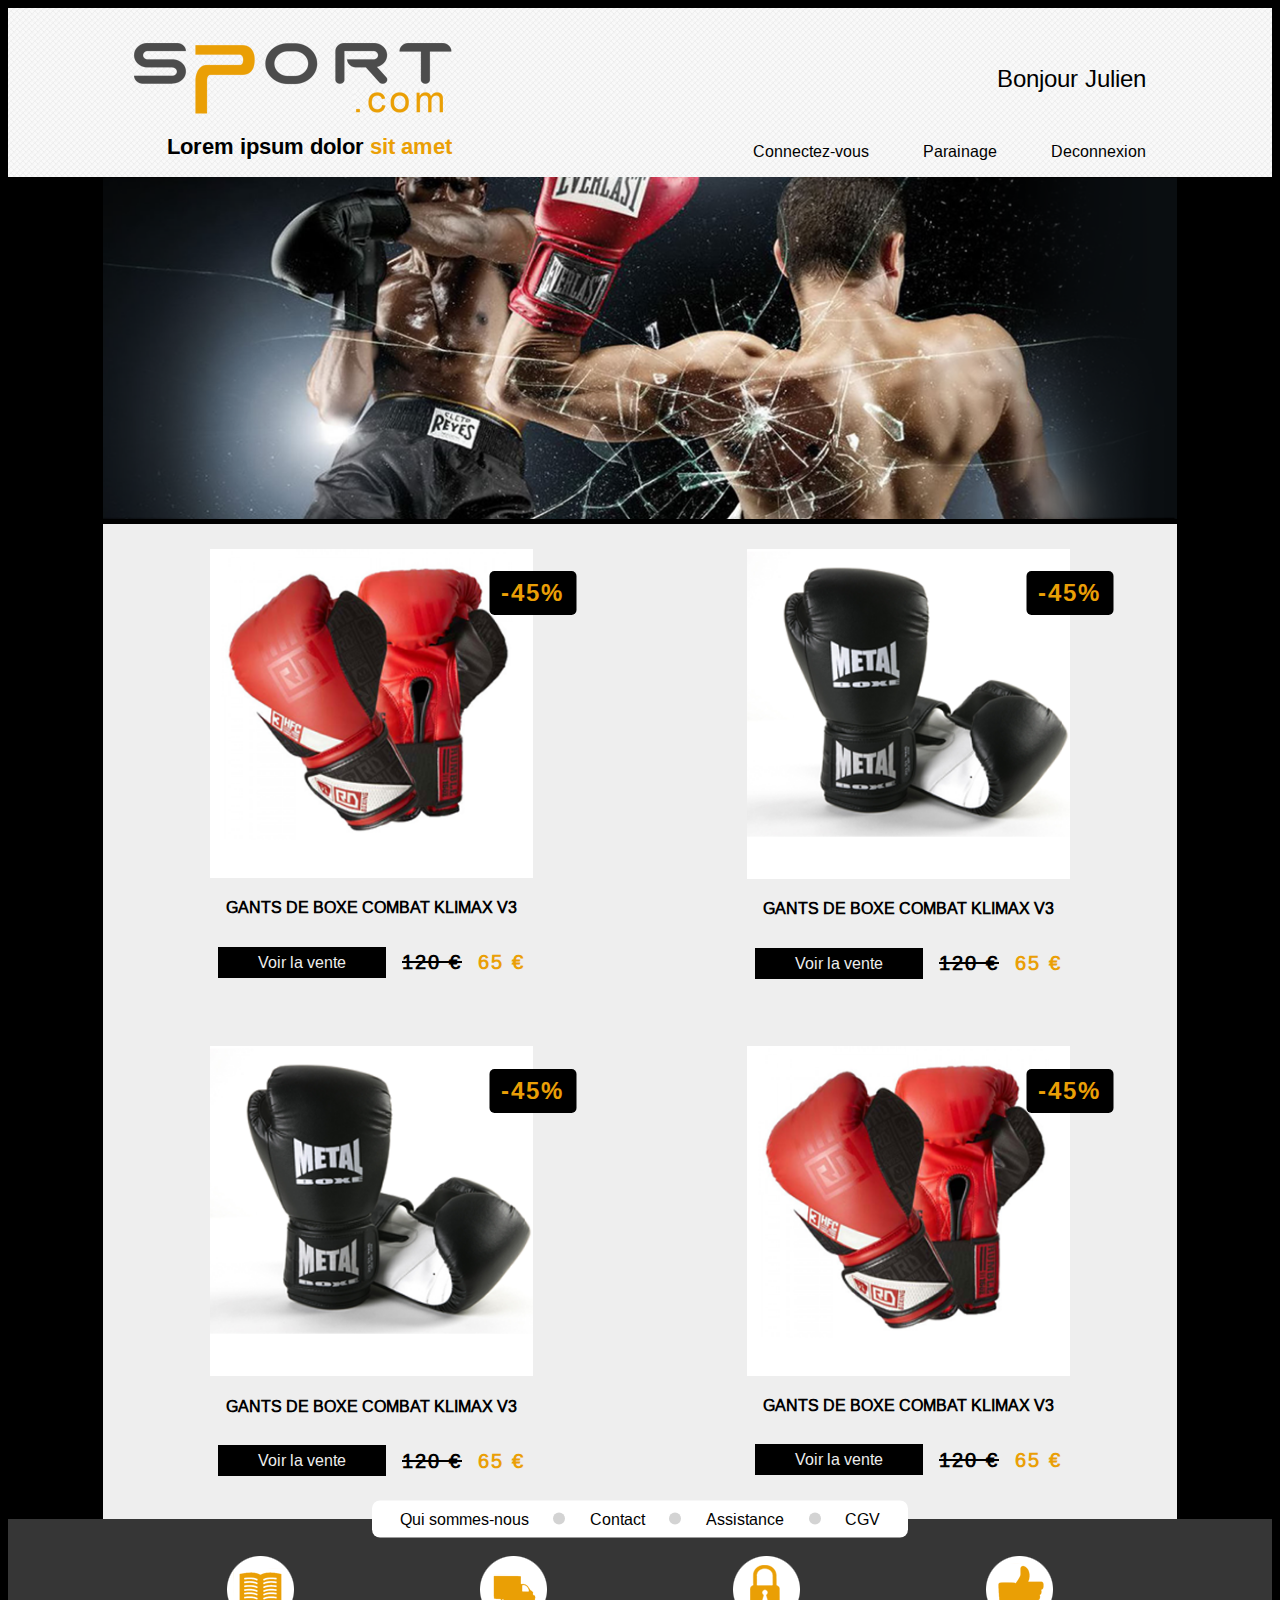
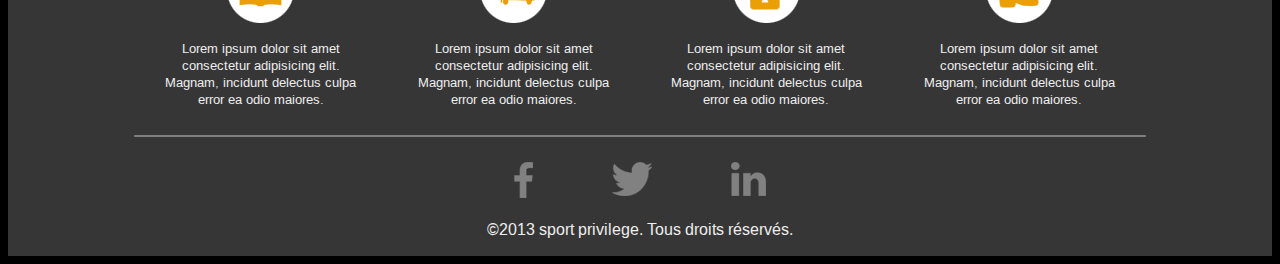
<file: exemples/sport/index.html>
<!DOCTYPE html>
<html lang="en">
<head>
    <meta charset="UTF-8">
    <meta http-equiv="X-UA-Compatible" content="IE=edge">
    <meta name="viewport" content="width=device-width, initial-scale=1.0">
    <title>Sport.com</title>

    <!-- CSS link-->
    <link rel="stylesheet" href="css/style.css">


</head>
<body>
    

    <header>
        <div class="box">
            <img src="images/logo.png" alt="Logo sport.com">
            <h1>
                Lorem ipsum dolor <span>sit amet</span>
            </h1>
        </div>
        <div class="box">
            <h2>Bonjour Julien</h2>
            <nav>
                <a href="#">Connectez-vous</a>
                <a href="#">Parainage</a>
                <a href="#">Deconnexion</a>
            </nav>
        </div>
    </header>

    <main>
        <img src="images/header-page-catalogue.png" alt="Image de tête de catalogue" class="header-page-img">
    
        <div class="product-section">


            <div class="product">
                <img src="images/gant-boxe-1.png" alt="gant de box noir">
                <h4>gants de boxe combat klimax v3</h4>
                <div class="pourcentage">
                    -45%
                </div>
                <div class="row">
                    <a href="#">Voir la vente</a>
                    <p class="prix">
                        120 €
                    </p>
                    <p class="promo">
                        65 €
                    </p>
                </div>
            </div>
            <div class="product">
                <img src="images/gant-boxe-2.png" alt="gant de box noir">
                <h4>gants de boxe combat klimax v3</h4>
                <div class="pourcentage">
                    -45%
                </div>
                <div class="row">
                    <a href="#">Voir la vente</a>
                    <p class="prix">
                        120 €
                    </p>
                    <p class="promo">
                        65 €
                    </p>
                </div>
            </div>
            <div class="product">
                <img src="images/gant-boxe-2.png" alt="gant de box noir">
                <h4>gants de boxe combat klimax v3</h4>
                <div class="pourcentage">
                    -45%
                </div>
                <div class="row">
                    <a href="#">Voir la vente</a>
                    <p class="prix">
                        120 €
                    </p>
                    <p class="promo">
                        65 €
                    </p>
                </div>
            </div>
            <div class="product">
                <img src="images/gant-boxe-1.png" alt="gant de box noir">
                <h4>gants de boxe combat klimax v3</h4>
                <div class="pourcentage">
                    -45%
                </div>
                <div class="row">
                    <a href="#">Voir la vente</a>
                    <p class="prix">
                        120 €
                    </p>
                    <p class="promo">
                        65 €
                    </p>
                </div>
            </div>
        </div>
    </main>

    <footer>

        <nav>
            <a href="#">Qui sommes-nous</a>
            <div class="dot"></div>
            <a href="#">Contact</a>
            <div class="dot"></div>
            <a href="#">Assistance</a>
            <div class="dot"></div>
            <a href="#">CGV</a>
        </nav>

        <div class="row">
            
            <div class="box">
                <img src="images/icon-livre.png" alt="icon de livre">
                <p>Lorem ipsum dolor sit amet consectetur adipisicing elit. Magnam, incidunt delectus culpa error ea odio maiores.
                </p>
            </div>
            
            <div class="box">
                <img src="images/icon-camion.png" alt="icon de livre">
                <p>Lorem ipsum dolor sit amet consectetur adipisicing elit. Magnam, incidunt delectus culpa error ea odio maiores.
                </p>
            </div>
            
            <div class="box">
                <img src="images/icon-cadenat.png" alt="icon de livre">
                <p>Lorem ipsum dolor sit amet consectetur adipisicing elit. Magnam, incidunt delectus culpa error ea odio maiores.
                </p>
            </div>
            
            <div class="box">
                <img src="images/icon-pouce.png" alt="icon de livre">
                <p>Lorem ipsum dolor sit amet consectetur adipisicing elit. Magnam, incidunt delectus culpa error ea odio maiores.
                </p>
            </div>
        </div>

        <div class="bar-grise"></div>

        <div class="media-nav">

            <a href="#">
                <img src="images/icon-facebook.png" alt="icon lien facebook">
            </a>
            <a href="#">
                <img src="images/icon-twitter.png" alt="icon lien faceboo">
            </a>
            <a href="#">
                <img src="images/icon-linkedin.png" alt="image lien linkedin">
            </a>
        </div>

        <p>
            ©2013 sport privilege. Tous droits réservés.
        </p>

    </footer>








</body>
</html>
</file>
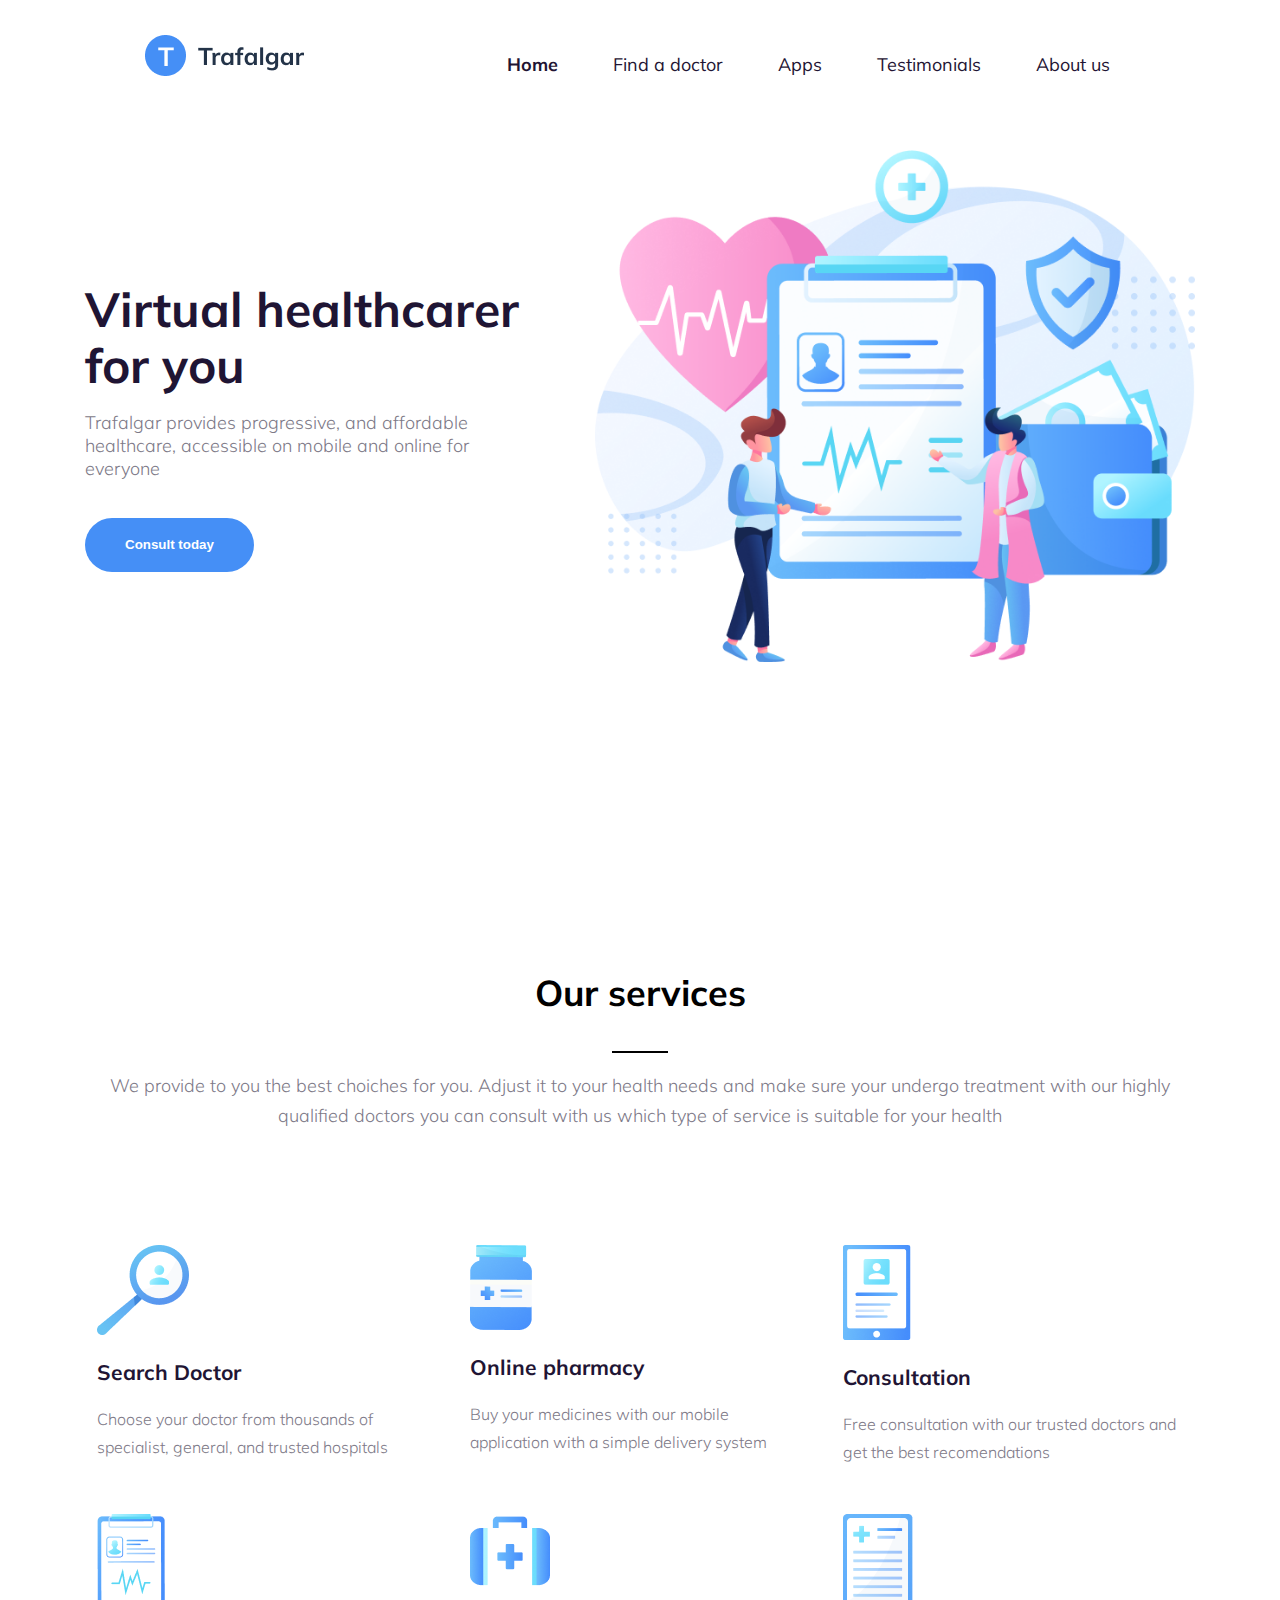
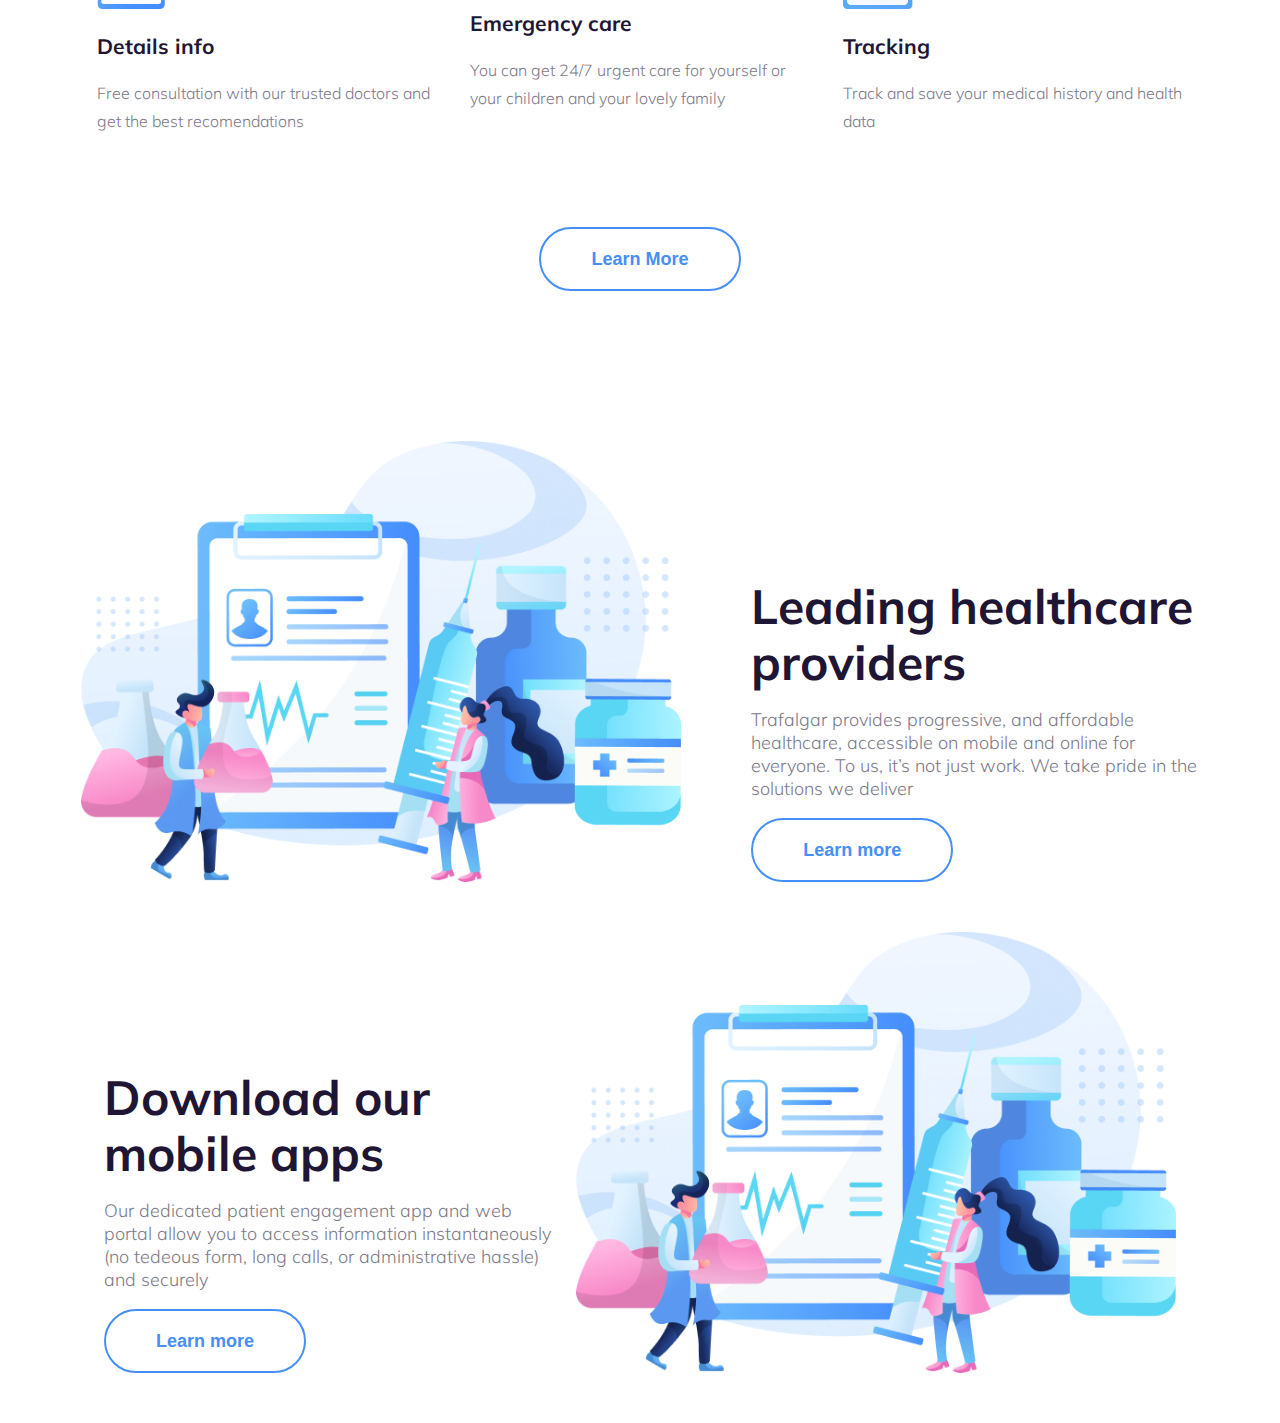
<file: exemples/trafalgar/index.html>
<!DOCTYPE html>
<html lang="en">
<head>
    <meta charset="UTF-8">
    <meta http-equiv="X-UA-Compatible" content="IE=edge">
    <meta name="viewport" content="width=device-width, initial-scale=1.0">
    <title>Trafalgar</title>

    <!-- STYLESHEETS -->
    <link rel="stylesheet" href="css/style.css">

    <!--FONTS -->
    <link rel="preconnect" href="https://fonts.googleapis.com">
    <link rel="preconnect" href="https://fonts.gstatic.com" crossorigin>
    <link href="https://fonts.googleapis.com/css2?family=Mulish:ital,wght@0,200;0,300;0,400;0,500;0,600;0,700;0,800;0,900;1,200;1,300;1,400;1,500;1,600;1,700;1,800;1,900&display=swap" rel="stylesheet">

</head>
<body>
    <header>
        <div class="nav-bar">
            <div class="logo">
                <img src="img/logo.png" alt="trafalgar logo">
            </div>
            <nav>
                <ul>
                    <il><a href="#" class="active">Home</a></il>
                    <il><a href="#">Find a doctor</a></il>
                    <il><a href="#">Apps</a></il>
                    <il><a href="#">Testimonials</a></il>
                    <il><a href="#">About us</a></il>
                </ul>
            </nav>
        </div>

        <div class="container">
            <div class="desc">
                <h1>Virtual healthcarer  for you</h1>
                <p>Trafalgar provides progressive, and affordable 
                    healthcare, accessible on mobile and online 
                    for everyone</p>
                    <button class="call2action">Consult today
                    </button>
            </div>
            <img src="img/trafalgar-header illustration 1.png" alt="home page illustration">
        </div>
    </header>    

    <main>
        
        <div class="services">
            <div class="header">
                <h2>Our services</h2>
                <div class="line"></div>
                <p>We provide to you the best choiches for you. Adjust it to your health needs and make sure your undergo treatment with our highly qualified doctors you can consult with us which type of service is suitable for your health</p>
            </div>


            <div class="info-container">
                <div class="info-box">
                    <img src="img/search.png" alt="">
                    <h3>Search Doctor</h3>
                    <p>Choose your doctor from thousands of specialist, general, and trusted hospitals</p>
                </div>
                <div class="info-box">
                    <img src="img/pill.png" alt="">
                    <h3>Online pharmacy</h3>
                    <p>Buy  your medicines with our mobile application with a simple delivery system</p>
                </div>
                <div class="info-box">
                    <img src="img/tablette.png" alt="">
                    <h3>Consultation</h3>
                    <p>Free consultation with our trusted doctors and get the best recomendations</p>
                </div>
                <div class="info-box">
                    <img src="img/pad.png" alt="">
                    <h3>Details info</h3>
                    <p>Free consultation with our trusted doctors and get the best recomendations</p>
                </div>
                <div class="info-box">
                    <img src="img/healthpack.png" alt="">
                    <h3>Emergency care</h3>
                    <p>You can get 24/7 urgent care for yourself or your children and your
                        lovely family</p>
                </div>
                <div class="info-box">
                    <img src="img/note.png" alt="">
                    <h3>Tracking</h3>
                    <p>Track and save your medical history and health data</p>
                </div>
            </div>
            
            <button class="secondary">Learn More</button>


        </div>

        <div class="container reverse">
            <div class="desc">
                <h1>Leading healthcare providers</h1>
                <p>Trafalgar provides progressive, and affordable healthcare, accessible on mobile and online for everyone. To us, it’s not just work. We take pride 
                in the solutions we deliver</p>
                <button class="secondary">Learn more</button>
            </div>
            <img src="img/trafalgar-illustration sec02 1.png" alt="home page illustration">
        </div>

        <div class="container">
            <div class="desc">
                <h1>Download our 
                    mobile apps</h1>
                <p>Our dedicated patient engagement app and 
                    web portal allow you to access information instantaneously (no tedeous form, long calls, 
                    or administrative hassle) and securely</p>
                <button class="secondary">Learn more</button>
            </div>
            <img src="img/trafalgar-illustration sec02 1.png" alt="home page illustration">
        </div>



    </header> 




    </main>




</body>
</html>
</file>
<file: exemples/sport/css/style.css>
@font-face {
    font-family: "LiberationSans-bold" ;
    src: url(../fonts/LiberationSans-Bold-webfont.ttf);
}

@font-face {
    font-family: "LiberationSans-regular";
    src: url(../fonts/LiberationSans-Regular-webfont.ttf);
}

body{
    font-family: "LiberationSans-regular";
    font-size: 16px;
    background-color: #000;
}

header{
    display: flex;
    justify-content: space-around;
    padding-top: 35px;

    background-image: url(../images/background.jpg);
    background-repeat: repeat;
}

header h1{
    font-family: "LiberationSans-bold";
    font-weight: 300;
    font-size: 22px;
}

header span{
    color: rgb(234,159,6);
}

header .box{
    text-align: end;
    display: flex;
    flex-direction: column;
    justify-content: space-between;
}

header h2{
    font-weight: 400;
}

header nav{
    margin-bottom: 15px;

}

header a{
    color: #000;
    text-decoration: none;
    padding-left: 50px;
}

main{
    width: 85%;
    margin: 0 auto;
}

.header-page-img{
    margin: 0 auto;
    width: 100%;
}

.product-section{
    background-color: #eee;
    display: flex;
    flex-direction: row;
    justify-content: space-around;
    flex-wrap: wrap;
}

.product{
    width: 30%;
    margin: 25px 25px;
    position: relative;
}

.product img{
    width: 100%;
}

.product h4{
    text-align: center;
    text-transform: uppercase;
    height: 2em;
    padding-top: 0.9em;
    margin: 0;
    background-color: #eee;
}

.pourcentage{
    position: absolute;
    top: 5%;
    right: 0;
    transform: translateX(50%);

    padding: 5px 12px 4px;
    font-family: "LiberationSans-bold";
    font-size: 1.5em;
    letter-spacing: 2px;
    color: rgb(234,159,6);

    background-color: #000;
    border-radius: 5px;
}

.row{
    display: flex;
    flex-direction: row;
    justify-content: space-around;
    align-items: center;
}

main a{
    padding: 5px 40px;
    background-color: #000;
    color: #eee;
    text-decoration: none;
}

.product p{
    font-weight: 800;
    font-size: 20px;
    letter-spacing: 2px;
}

.product .prix{
    position: relative;
}

.product .prix::before{
    position: absolute;
    top: 50%;
    transform: translateY(-50%);
    left: 0;
    content: "";
    height: 2px;
    width: 100%;
    background-color: #000;
}

.product .promo{
    color: rgb(234,159,6);
}

footer{
    background-color:rgb(54, 54, 54);
    display: flex;
    flex-direction: column;
    align-items: center;
    padding: 0 10%;
}

footer nav{
    width: 50%;
    padding: 8px 15px;
    transform: translateY(-50%);

    background-color: #fff;
    border-radius: 8px;

    display: flex;
    flex-direction: row;
    justify-content: space-around;
    align-items: center;

}

footer nav a{
    text-decoration: none;
    color:#000;
}

.dot{
    height: 12px;
    width: 12px;
    background-color: lightgray;
    border-radius: 50%;
}

footer .box{
    text-align: center;
    color: #eee;
    font-size: 0.8em;
    margin: 0 25px;
}

.bar-grise{
    margin-top: 15px;
    content:"";
    background-color: grey;
    width: 100%;
    height: 2px;
    border-radius: 1px;
}

.media-nav{
    width: 25%;

    margin-top: 25px;
    display: flex;
    flex-direction: row;
    justify-content: space-between;
}

footer p{
    color: #eee;
}

@media screen and (max-width:576px) {
    
    header{
        flex-direction: column;
        align-items: center;
    }

    header .box{
        width: 100%;
    }

    header img{
        width: 70%;
        margin: 0 auto;
    }

    header h1{
        text-align: center;
    }

    header h2{
        margin-left: 25px ;
        text-align: start;
    }

    header nav{
        justify-content: space-between;
        width: 100%;
        text-align: start;
    }
    header nav a{
        padding-left: 0;
        margin: 0 25px ;
    }
    
    main{
        width: 95%;
    }

    .product-section{
        flex-direction: column;
        align-items: center;
    }

    .product{
        width: 70%;
    }

    footer nav{
        width: 90%;
    }

    footer .row{
        flex-wrap: wrap;
        flex-direction: row;
    }

    footer .row .box{
        width: 38%;
    }

    .media-nav{
        width: 45%;
    }

    footer p{
        font-size: 0.8em;
    }


}
</file>
<file: exemples/trafalgar/css/style.css>
body{

    font-family: 'Mulish', sans-serif;
    font-size: 18px;
    line-height: 23px;
    color: #1f1534;
}

header{
    width: 100%;
    height: 100vh;
}

.nav-bar{
    display: flex;
    justify-content: space-evenly;
    margin-top: 35px;
}

.nav-bar a{
    margin: 25px;
    text-decoration: none;
    color: #1f1534;
    font-weight: 400;

}

.nav-bar a.active{
    font-weight: bold;
}

.container{
    max-width: 1230px;
    margin: 50px auto;
    display: flex;
    flex-direction: row;
    justify-content: space-evenly;
}

.container.reverse{
    flex-direction: row-reverse;
}

.container.reverse .desc{
    margin-left: 70px;
}

.desc{
    width: 40%;
    max-width: 450px;
    margin-top: 105px;
}


h1{
    font-weight: bold;
    font-size: 48px;
    line-height: 56px;
    margin-bottom: 0;
}

p{
    font-weight: 300;
    color: #7D7987;
}

.call2action{
    margin-top: 20px;
    font-weight: bold;
    line-height: 54px;
    padding: 0 40px;
    color: #ffffff;
    background: #458FF6;
    border-radius: 55px;
    border: none;
}

.container img{
    max-width: 600px;
}

main{
    max-width: 1120px;
    margin: 0 auto;
}

.services{
    display: flex;
    flex-direction: column;
    align-items: center;
    margin-bottom: 150px;
}

.services .header{
    text-align: center;
}

.services h2{
    font-weight: bold;
    font-size: 36px;
    line-height: 56px;
    color:#000000;
}

.line{
    width: 56px;
    height: 2px;
    background: #000000;
    margin: 0 auto;
}

.services p{
    line-height: 30px;
}

.info-container{
    margin: 80px 0 60px;
    display: flex;
    justify-content: space-around;    
    flex-wrap: wrap;
}


.info-box{
    max-width: 340px;
    margin: 16px;
}


.info-box h2{
    font-weight: 700;
    font-size: 24px;
    line-height: 56px;
}

.info-box p{
    font-size: 16px;
    line-height: 28px;
}

button.secondary{
    font-weight: bold;
    font-size: 18px;
    line-height: 60px;
    padding: 0 50px;
    width: fit-content;
    border-radius: 55px;
    border: #458FF6 solid 2px;
    color: #458FF6;
    background: transparent;
}
</file>
